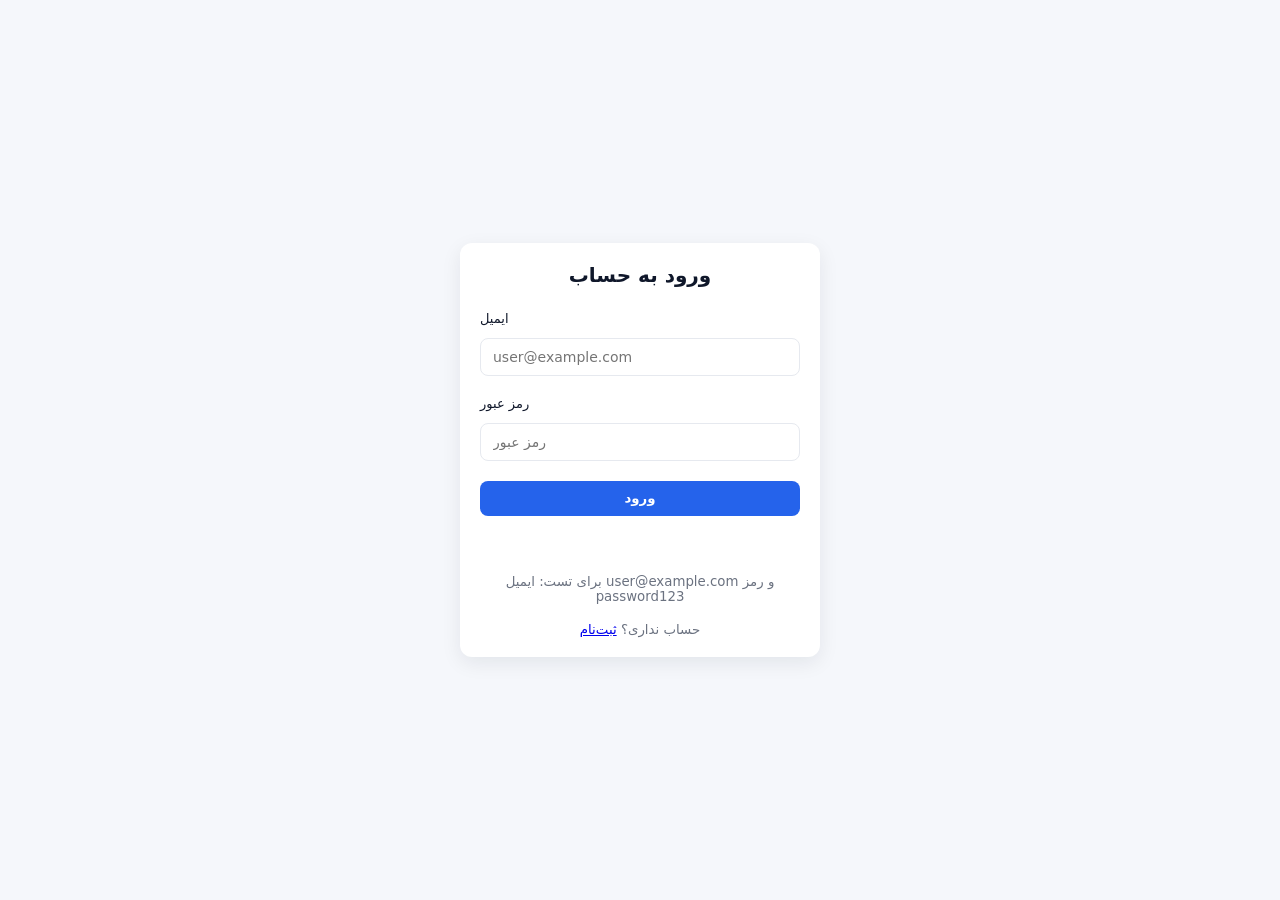
<file: index.html>
<!doctype html>
<html lang="fa">
<head>
  <meta charset="utf-8" />
  <meta name="viewport" content="width=device-width,initial-scale=1" />
  <title>صفحه ورود</title>
  <link rel="stylesheet" href="styles.css">
</head>
<body>
  <main class="container">
    <form id="loginForm" class="card" aria-labelledby="loginTitle" novalidate>
      <h1 id="loginTitle">ورود به حساب</h1>

      <label for="email">ایمیل</label>
      <input id="email" name="email" type="email" placeholder="user@example.com" required>

      <label for="password">رمز عبور</label>
      <input id="password" name="password" type="password" placeholder="رمز عبور" required>

      <button type="submit" id="submitBtn">ورود</button>

      <p id="message" role="status" aria-live="polite"></p>

      <small>برای تست: ایمیل <code>user@example.com</code> و رمز <code>password123</code></small>
      <small style="text-align:center; margin-top:6px; display:block;">
        حساب نداری؟ <a href="signup.html">ثبت‌نام</a>
      </small>
    </form>
  </main>

  <script src="script.js" defer></script>
</body>
</html>
</file>
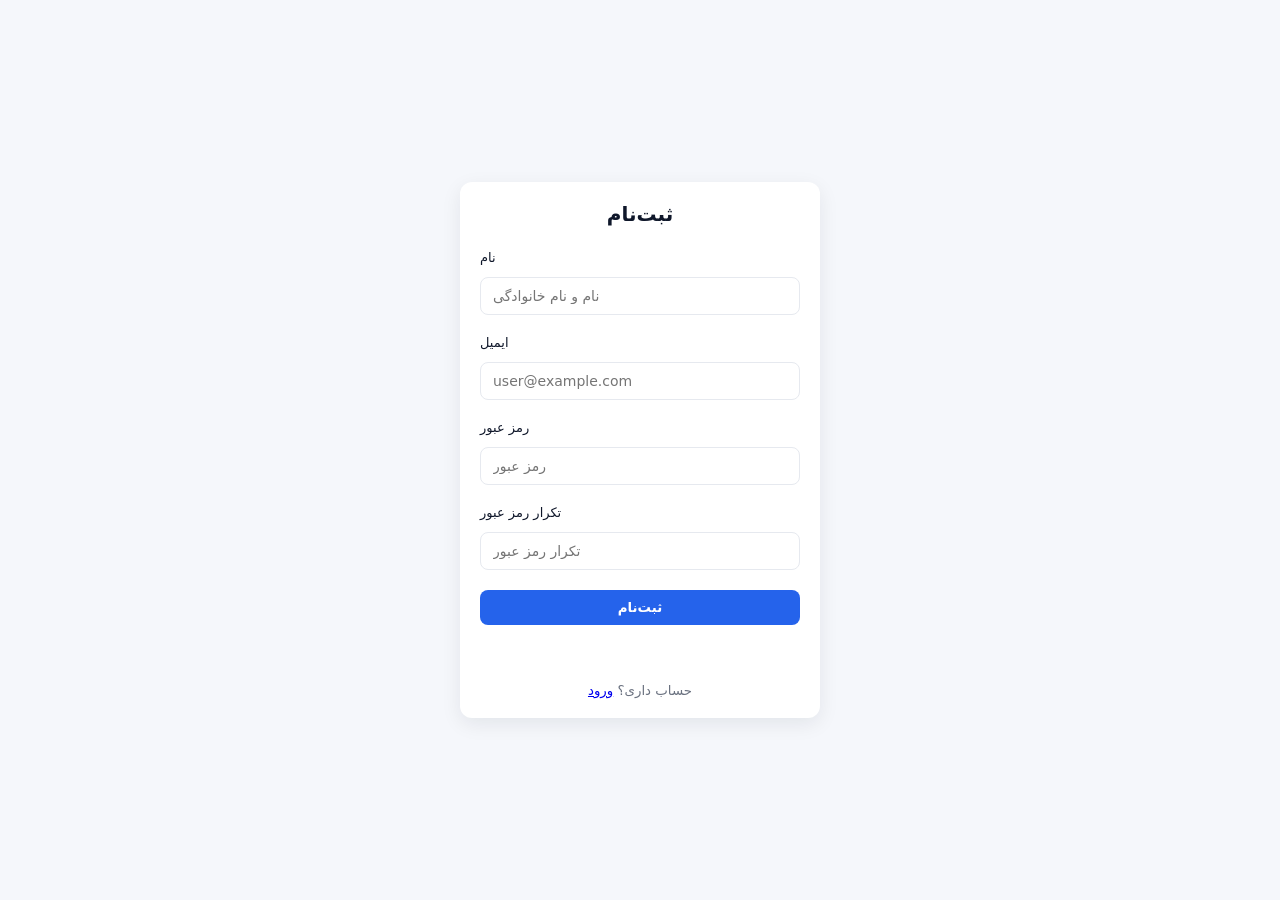
<file: signup.html>
<!doctype html>
<html lang="fa">
<head>
  <meta charset="utf-8" />
  <meta name="viewport" content="width=device-width,initial-scale=1" />
  <title>صفحه ثبت‌نام</title>
  <link rel="stylesheet" href="styles.css">
</head>
<body>
  <main class="container">
    <form id="signupForm" class="card" aria-labelledby="signupTitle" novalidate>
      <h1 id="signupTitle">ثبت‌نام</h1>

      <label for="name">نام</label>
      <input id="name" name="name" type="text" placeholder="نام و نام خانوادگی" required>

      <label for="email">ایمیل</label>
      <input id="email" name="email" type="email" placeholder="user@example.com" required>

      <label for="password">رمز عبور</label>
      <input id="password" name="password" type="password" placeholder="رمز عبور" required>

      <label for="confirm">تکرار رمز عبور</label>
      <input id="confirm" name="confirm" type="password" placeholder="تکرار رمز عبور" required>

      <button type="submit" id="signupBtn">ثبت‌نام</button>

      <p id="message" role="status" aria-live="polite"></p>

      <small style="text-align:center; display:block; margin-top:8px;">حساب داری؟ <a href="index.html">ورود</a></small>
    </form>
  </main>

  <script src="register.js" defer></script>
</body>
</html>
</file>
<file: styles.css>
:root {
  --bg: #f5f7fb;
  --card: #ffffff;
  --accent: #2563eb;
  --text: #0f172a;
}

* { box-sizing: border-box; font-family: system-ui, -apple-system, "Segoe UI", Roboto, "Helvetica Neue", Arial; }

html,body { height:100%; margin:0; background:var(--bg); color:var(--text); }

.container {
  min-height:100vh;
  display:flex;
  align-items:center;
  justify-content:center;
  padding:24px;
}

.card {
  width:100%;
  max-width:360px;
  background:var(--card);
  padding:20px;
  border-radius:12px;
  box-shadow: 0 6px 20px rgba(16,24,40,0.08);
  display:flex;
  flex-direction:column;
  gap:12px;
}

h1 { margin:0 0 4px 0; font-size:20px; text-align:center; }

label { font-size:13px; margin-top:8px; }

input {
  padding:10px 12px;
  border:1px solid #e6e9ef;
  border-radius:8px;
  font-size:14px;
}

button {
  margin-top:8px;
  padding:10px 12px;
  background:var(--accent);
  color:white;
  border:none;
  border-radius:8px;
  cursor:pointer;
  font-weight:600;
}

button:disabled { opacity:0.6; cursor:default; }

#message { min-height:20px; margin:6px 0 0; color:#334155; font-size:14px; }
small { color:#6b7280; display:block; text-align:center; margin-top:8px; }
</file>
